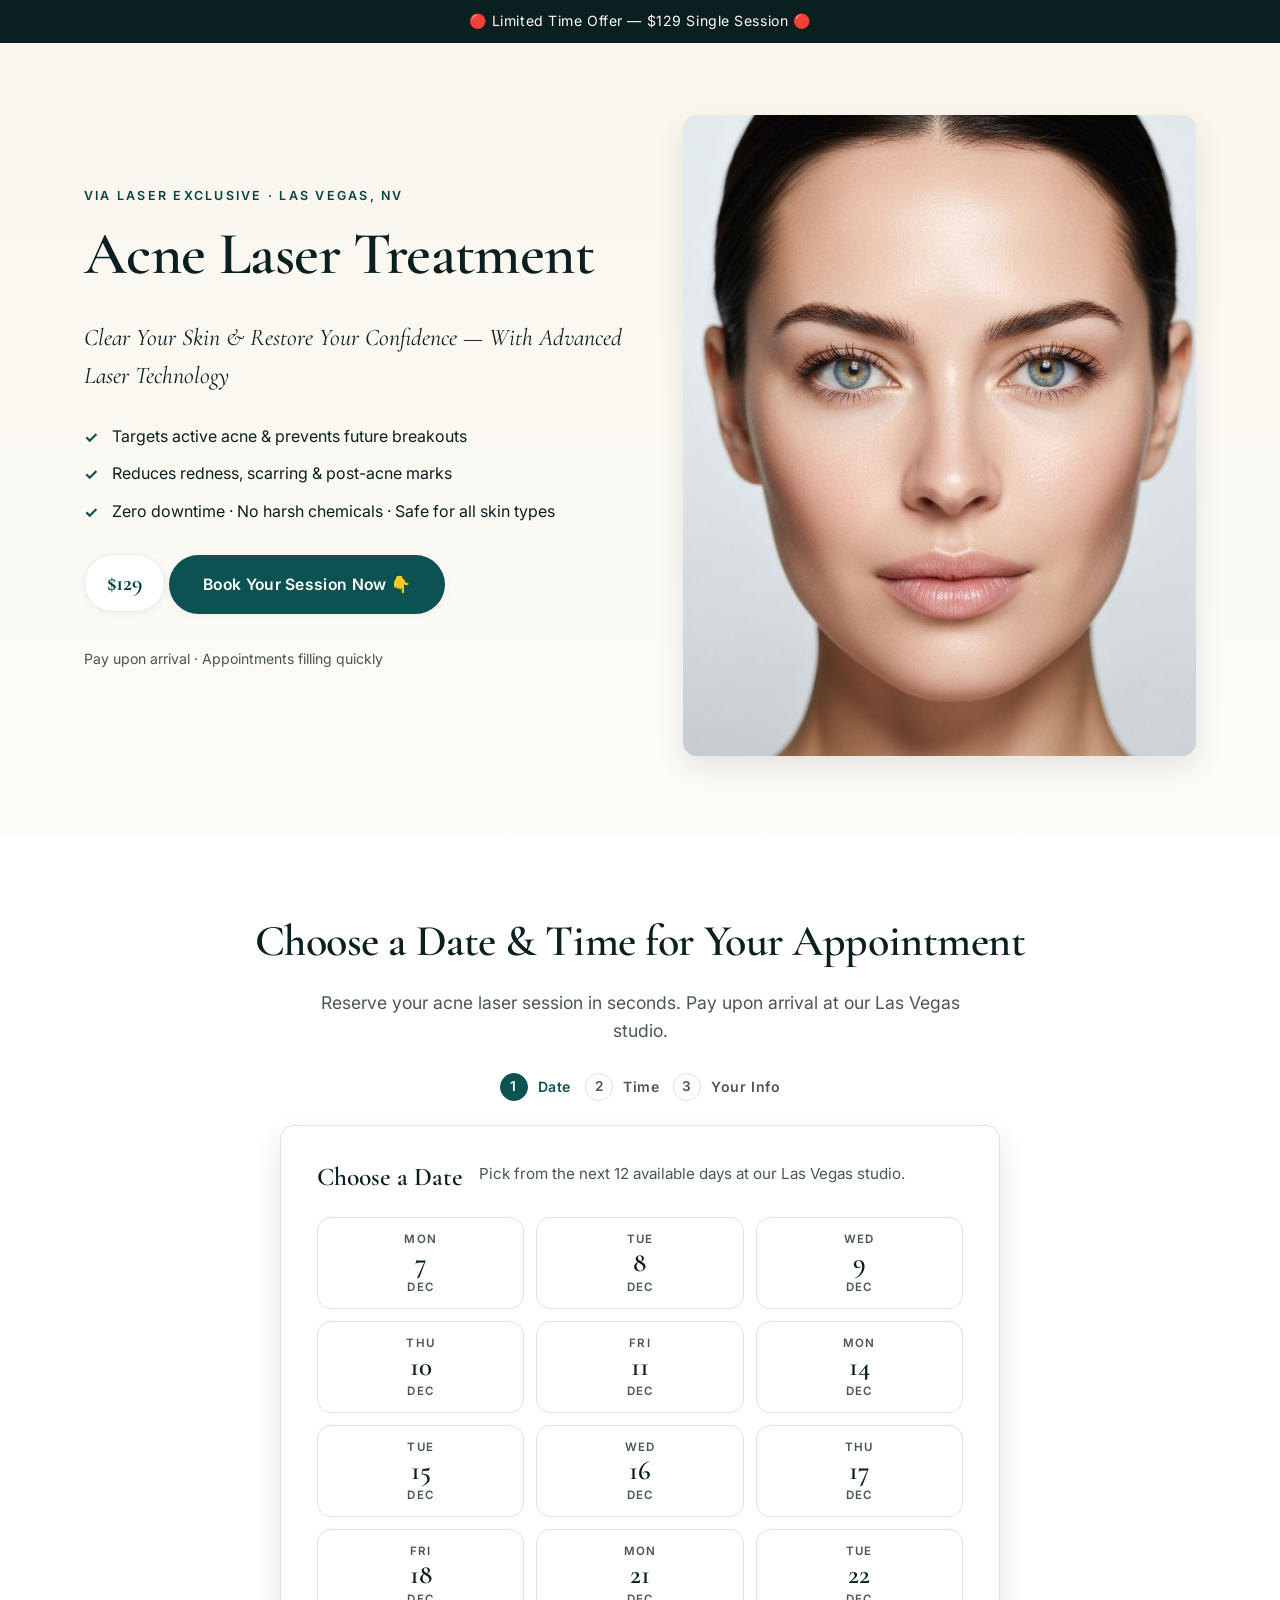
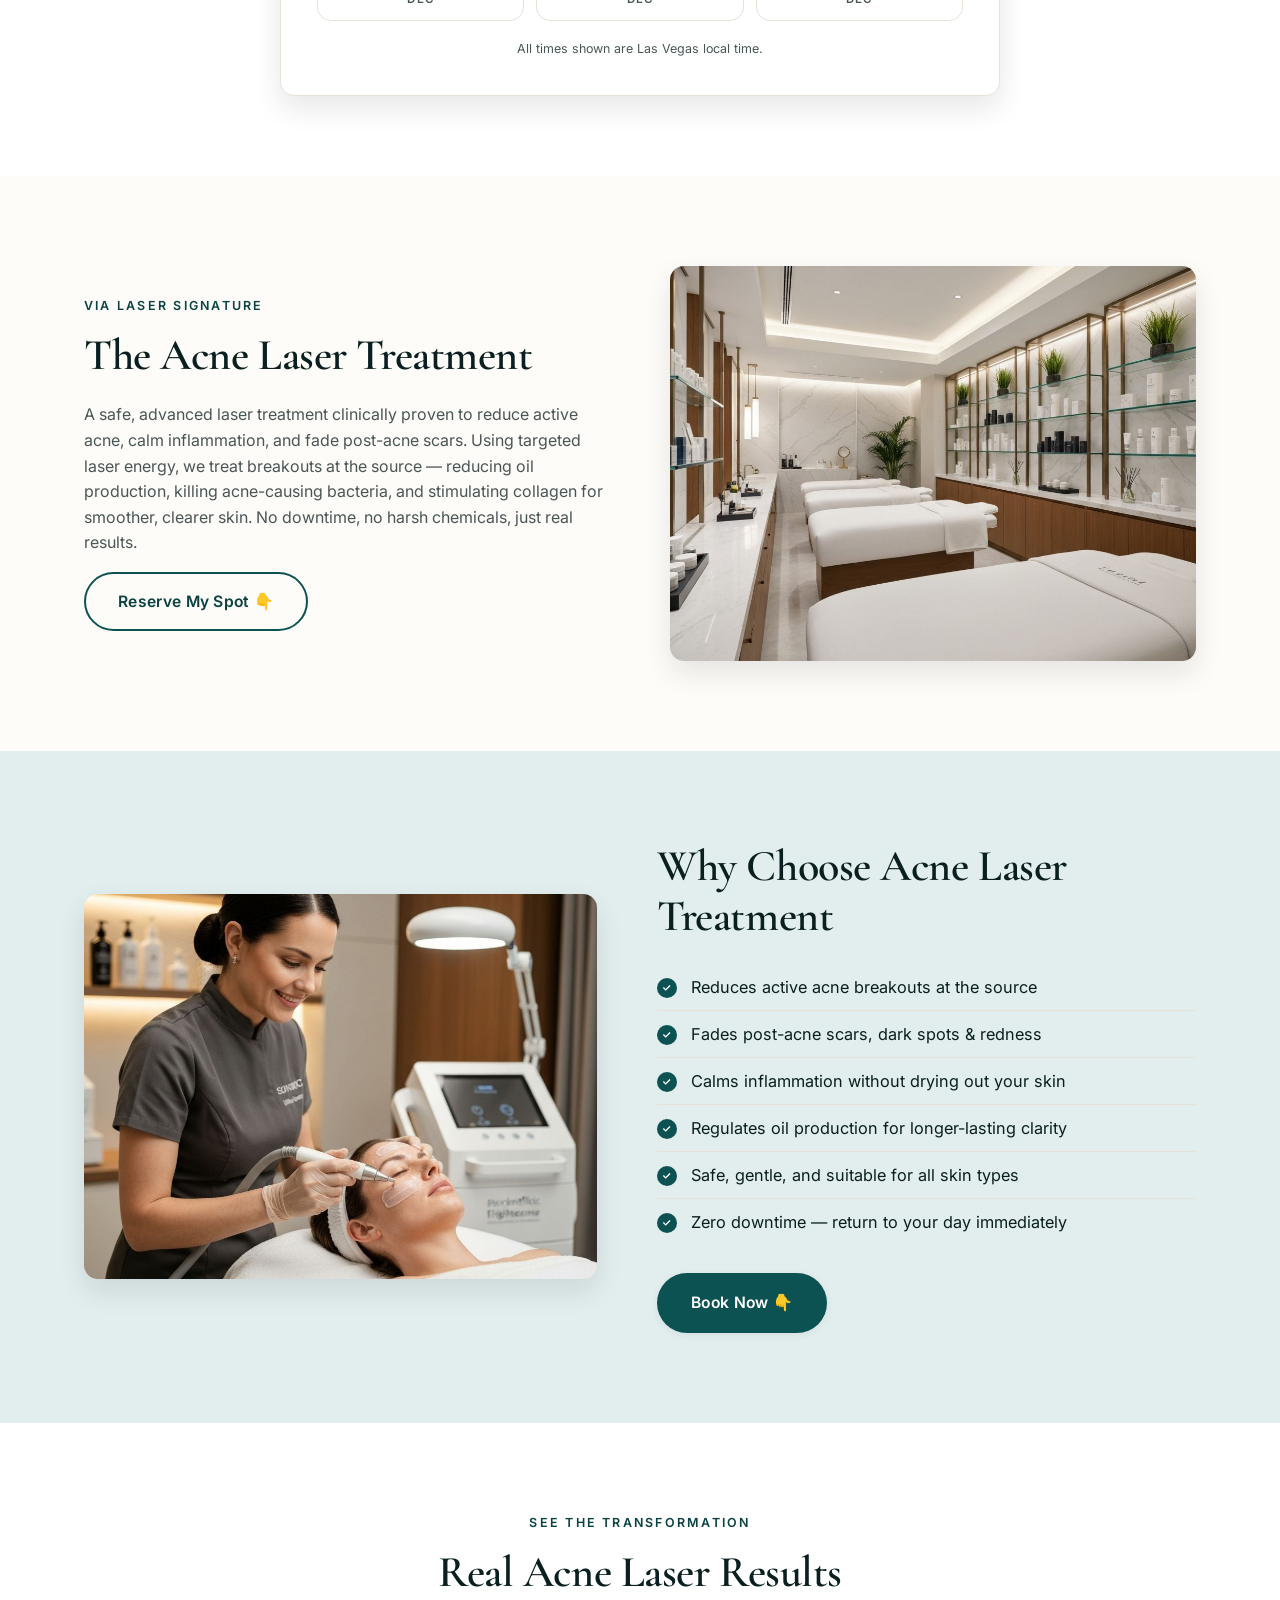
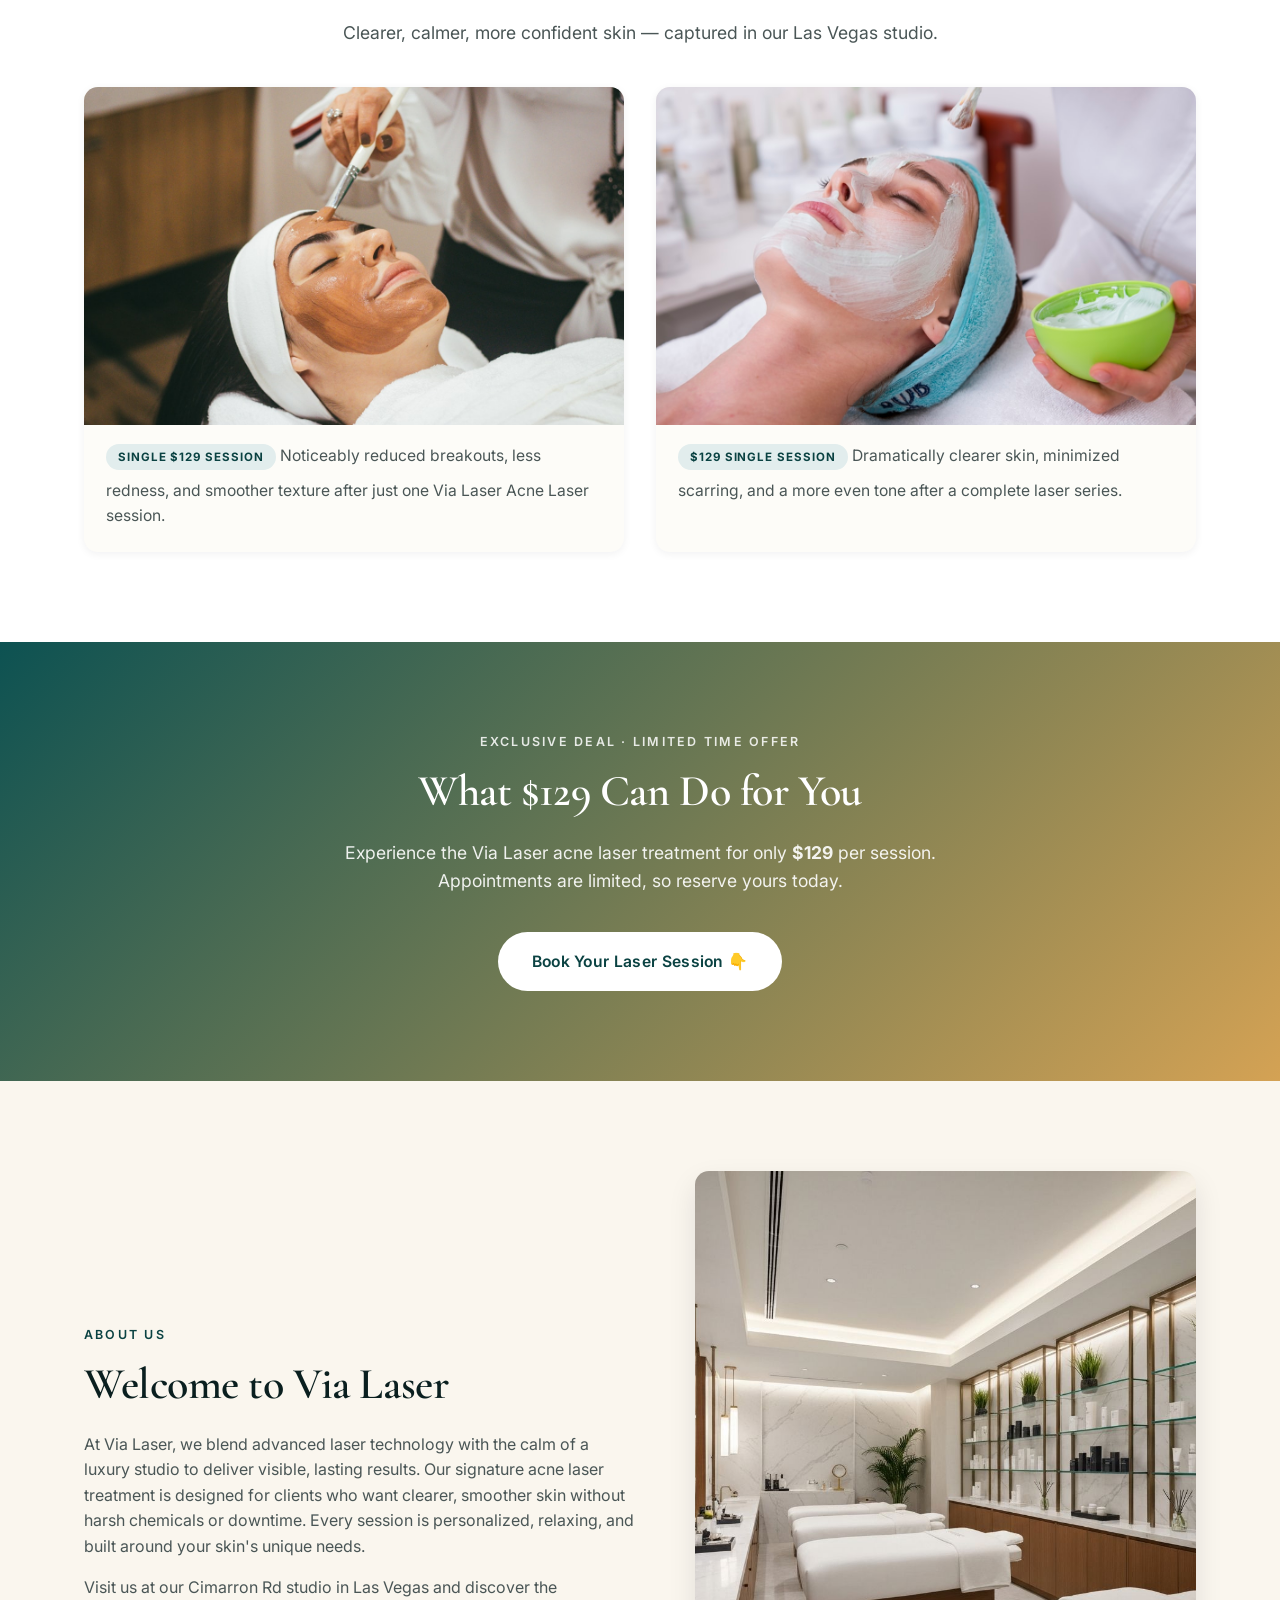
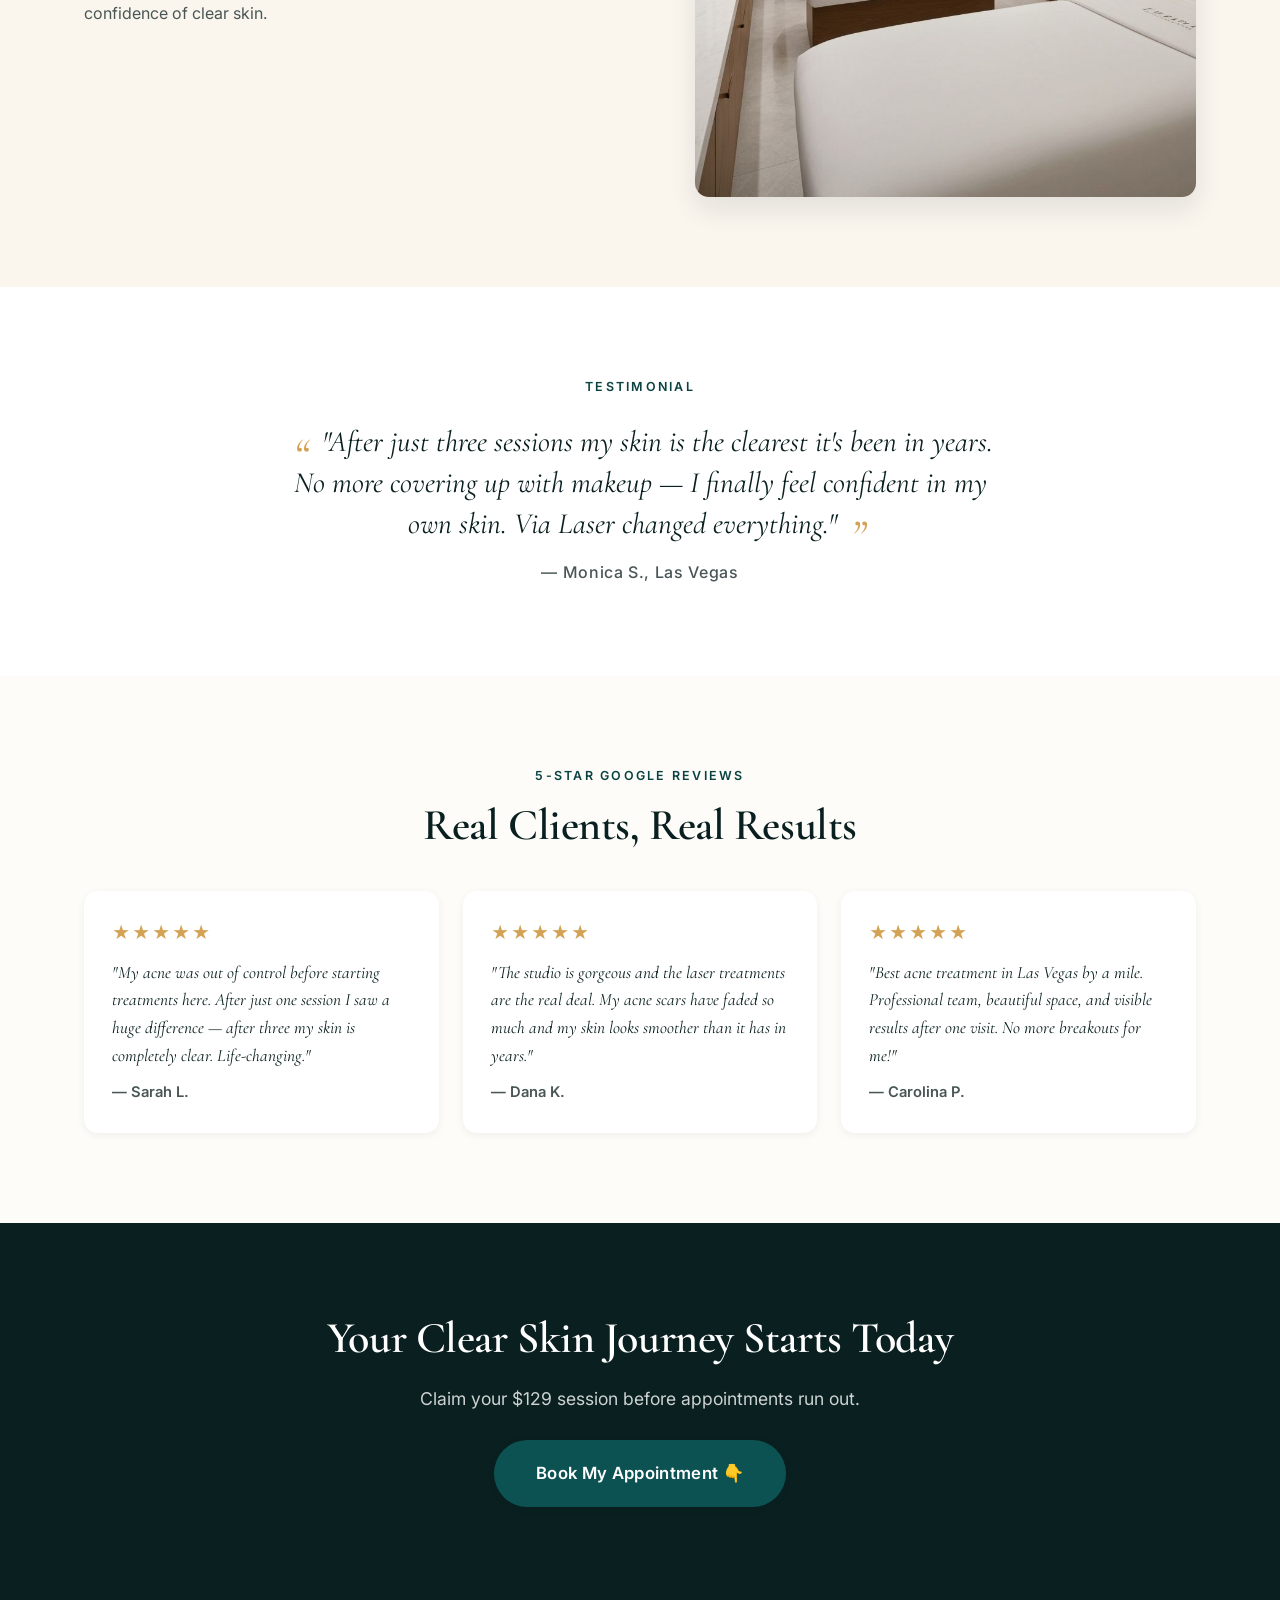
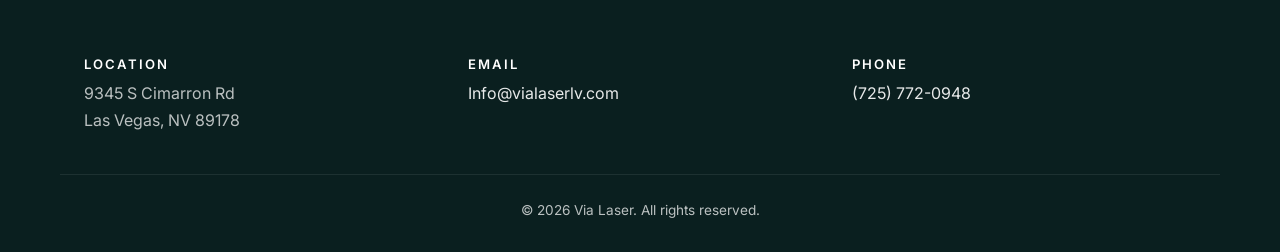
<file: index.html>
<!DOCTYPE html>
<html lang="en">
<head>
  <meta charset="UTF-8" />
  <meta name="viewport" content="width=device-width, initial-scale=1.0" />
  <title>Acne Laser Treatment in Las Vegas, NV | Via Laser</title>
  <meta name="description" content="Clear acne and smooth your skin with Via Laser's Acne Laser Treatment. $129 single session in Las Vegas, NV." />
  <link rel="icon" href="images/favicon.svg" type="image/svg+xml" />
  <link rel="preconnect" href="https://fonts.googleapis.com" />
  <link rel="preconnect" href="https://fonts.gstatic.com" crossorigin />
  <link href="https://fonts.googleapis.com/css2?family=Cormorant+Garamond:wght@400;500;600;700&family=Inter:wght@300;400;500;600;700&display=swap" rel="stylesheet" />
  <link rel="stylesheet" href="style.css" />

  <!-- Meta (Facebook) Pixel -->
  <script>
    !function(f,b,e,v,n,t,s)
    {if(f.fbq)return;n=f.fbq=function(){n.callMethod?
    n.callMethod.apply(n,arguments):n.queue.push(arguments)};
    if(!f._fbq)f._fbq=n;n.push=n;n.loaded=!0;n.version='2.0';
    n.queue=[];t=b.createElement(e);t.async=!0;
    t.src=v;s=b.getElementsByTagName(e)[0];
    s.parentNode.insertBefore(t,s)}(window, document,'script',
    'https://connect.facebook.net/en_US/fbevents.js');
    fbq('init', '1178133073434960');
    fbq('init', '1111462304327946');
    fbq('trackSingle', '1178133073434960', 'PageView');
  </script>
  <noscript><img height="1" width="1" style="display:none" src="https://www.facebook.com/tr?id=1178133073434960&ev=PageView&noscript=1"/></noscript>
  <noscript><img height="1" width="1" style="display:none" src="https://www.facebook.com/tr?id=1111462304327946&ev=PageView&noscript=1"/></noscript>

  <!-- GoHighLevel form embed script -->
  <script src="https://link.msgsndr.com/js/form_embed.js"></script>
</head>
<body>

  <!-- Top announcement bar -->
  <div class="top-bar">
    <span>🔴 Limited Time Offer — $129 Single Session 🔴</span>
  </div>

  <!-- HERO -->
  <header class="hero">
    <div class="container hero-grid">
      <div class="hero-copy">
        <p class="eyebrow">Via Laser Exclusive · Las Vegas, NV</p>
        <h1>Acne Laser Treatment</h1>
        <p class="hero-sub">Clear Your Skin & Restore Your Confidence — With Advanced Laser Technology</p>
        <ul class="hero-bullets">
          <li>Targets active acne & prevents future breakouts</li>
          <li>Reduces redness, scarring & post-acne marks</li>
          <li>Zero downtime · No harsh chemicals · Safe for all skin types</li>
        </ul>
        <div class="price-pill">
          <span class="price-amount">$129</span>
        </div>
        <a href="#book" class="btn btn-primary">Book Your Session Now 👇</a>
        <p class="hero-foot">Pay upon arrival · Appointments filling quickly</p>
      </div>
      <div class="hero-image">
        <img src="images/promo-hero.jpg" alt="Acne laser treatment at Via Laser" />
      </div>
    </div>
  </header>

  <!-- BOOKING ANCHOR -->
  <section id="book" class="booking">
    <div class="container">
      <h2 class="center">Choose a Date & Time for Your Appointment</h2>
      <p class="section-lead center">Reserve your acne laser session in seconds. Pay upon arrival at our Las Vegas studio.</p>

      <!-- Step indicator -->
      <ol class="step-indicator" aria-label="Booking steps">
        <li class="step active" data-step="1"><span>1</span> Date</li>
        <li class="step" data-step="2"><span>2</span> Time</li>
        <li class="step" data-step="3"><span>3</span> Your Info</li>
      </ol>

      <div class="booking-card">

        <!-- STEP 1: Date -->
        <div class="step-panel active" data-panel="1">
          <div class="panel-head">
            <h3 class="panel-title">Choose a Date</h3>
            <p class="panel-sub">Pick from the next 12 available days at our Las Vegas studio.</p>
          </div>
          <div class="day-row" id="dayRow" role="grid"></div>
          <p class="cal-hint">All times shown are Las Vegas local time.</p>
        </div>

        <!-- STEP 2: Time -->
        <div class="step-panel" data-panel="2">
          <div class="panel-head">
            <button type="button" class="back-btn" data-back="1">‹ Back</button>
            <div>
              <h3 class="panel-title">Choose a Time</h3>
              <p class="panel-sub" id="selectedDateLabel">Pick a date first</p>
            </div>
          </div>
          <div class="time-slots" id="timeSlots">
            <div class="slot-grid"></div>
          </div>
        </div>

        <!-- STEP 3: Form -->
        <div class="step-panel" data-panel="3">
          <div class="panel-head">
            <button type="button" class="back-btn" data-back="2">‹ Back</button>
            <div>
              <h3 class="panel-title">Your Details</h3>
              <p class="panel-sub">We'll send a confirmation by text and email.</p>
            </div>
          </div>

          <form class="contact-form" id="contactForm">
            <div class="summary">
              <p class="summary-line"><strong>Appointment:</strong> <span id="summaryDateTime"></span></p>
              <p class="summary-line"><strong>Service:</strong> Acne Laser Treatment</p>
            </div>

            <label>
              Full Name
              <input type="text" name="name" id="fName" required placeholder="Jane Doe" autocomplete="name" />
            </label>
            <label>
              Phone
              <input type="tel" name="phone" id="fPhone" required placeholder="(725) 772-0948" autocomplete="tel" />
            </label>
            <label>
              Email
              <input type="email" name="email" id="fEmail" required placeholder="you@email.com" autocomplete="email" />
            </label>

            <button type="submit" class="btn btn-primary btn-lg" id="confirmBtn">Confirm My Appointment</button>
            <p class="form-foot">Pay upon arrival · You'll receive a confirmation by text & email</p>
          </form>

          <div class="booking-error" id="bookingError" hidden>
            <p>We couldn't complete your booking just now. Please call <a href="tel:+17257720948">(725) 772-0948</a> or try again.</p>
            <p class="err-detail" style="font-size:0.78rem; opacity:0.7; margin-top:6px;"></p>
          </div>
        </div>

        <!-- STEP 4: Success -->
        <div class="step-panel" data-panel="4">
          <div class="booking-success">
            <div class="success-icon">✓</div>
            <h3>Appointment Confirmed!</h3>
            <p id="successText">Thank you. We'll see you soon at our Las Vegas studio.</p>
          </div>
        </div>

      </div>
    </div>
  </section>

  <!-- SERVICE INTRO -->
  <section class="service">
    <div class="container service-grid">
      <div>
        <p class="eyebrow">Via Laser Signature</p>
        <h2>The Acne Laser Treatment</h2>
        <p>A safe, advanced laser treatment clinically proven to reduce active acne, calm inflammation, and fade post-acne scars. Using targeted laser energy, we treat breakouts at the source — reducing oil production, killing acne-causing bacteria, and stimulating collagen for smoother, clearer skin. No downtime, no harsh chemicals, just real results.</p>
        <a href="#book" class="btn btn-outline">Reserve My Spot 👇</a>
      </div>
      <div class="service-image">
        <img src="images/spa-interior.jpg" alt="Via Laser treatment room in Las Vegas, Nevada" />
      </div>
    </div>
  </section>

  <!-- BENEFITS -->
  <section class="benefits">
    <div class="container benefits-grid">
      <div class="benefits-image">
        <img src="images/benefits-treatment.jpg" alt="Acne laser treatment in progress" />
      </div>
      <div>
        <h2>Why Choose Acne Laser Treatment</h2>
        <ul class="check-list">
          <li>Reduces active acne breakouts at the source</li>
          <li>Fades post-acne scars, dark spots & redness</li>
          <li>Calms inflammation without drying out your skin</li>
          <li>Regulates oil production for longer-lasting clarity</li>
          <li>Safe, gentle, and suitable for all skin types</li>
          <li>Zero downtime — return to your day immediately</li>
        </ul>
        <a href="#book" class="btn btn-primary">Book Now 👇</a>
      </div>
    </div>
  </section>

  <!-- RESULTS -->
  <section class="results">
    <div class="container">
      <p class="eyebrow center">See the Transformation</p>
      <h2 class="center">Real Acne Laser Results</h2>
      <p class="section-lead center">Clearer, calmer, more confident skin — captured in our Las Vegas studio.</p>
      <div class="results-grid">
        <figure class="result-card">
          <img src="images/transformation-1.jpg" alt="Clear, smooth skin after acne laser treatment" />
          <figcaption>
            <span class="result-tag">Single $129 Session</span>
            Noticeably reduced breakouts, less redness, and smoother texture after just one Via Laser Acne Laser session.
          </figcaption>
        </figure>
        <figure class="result-card">
          <img src="images/transformation-2.jpg" alt="Clear complexion after a full acne laser series" />
          <figcaption>
            <span class="result-tag">$129 Single Session</span>
            Dramatically clearer skin, minimized scarring, and a more even tone after a complete laser series.
          </figcaption>
        </figure>
      </div>
    </div>
  </section>

  <!-- PRICING CTA -->
  <section class="price-cta">
    <div class="container center">
      <p class="eyebrow light">Exclusive Deal · Limited Time Offer</p>
      <h2>What $129 Can Do for You</h2>
      <p class="section-lead light">Experience the Via Laser acne laser treatment for only <strong>$129</strong> per session. Appointments are limited, so reserve yours today.</p>
      <a href="#book" class="btn btn-light">Book Your Laser Session 👇</a>
    </div>
  </section>

  <!-- ABOUT -->
  <section class="about">
    <div class="container about-grid">
      <div>
        <p class="eyebrow">About Us</p>
        <h2>Welcome to Via Laser</h2>
        <p>At Via Laser, we blend advanced laser technology with the calm of a luxury studio to deliver visible, lasting results. Our signature acne laser treatment is designed for clients who want clearer, smoother skin without harsh chemicals or downtime. Every session is personalized, relaxing, and built around your skin's unique needs.</p>
        <p>Visit us at our Cimarron Rd studio in Las Vegas and discover the confidence of clear skin.</p>
      </div>
      <div class="about-image">
        <img src="images/spa-interior.jpg" alt="Via Laser treatment studio in Las Vegas" />
      </div>
    </div>
  </section>

  <!-- TESTIMONIAL -->
  <section class="testimonial">
    <div class="container center">
      <p class="eyebrow">Testimonial</p>
      <blockquote>
        "After just three sessions my skin is the clearest it's been in years. No more covering up with makeup — I finally feel confident in my own skin. Via Laser changed everything."
      </blockquote>
      <cite>— Monica S., Las Vegas</cite>
    </div>
  </section>

  <!-- REVIEWS -->
  <section class="reviews">
    <div class="container">
      <p class="eyebrow center">5-Star Google Reviews</p>
      <h2 class="center">Real Clients, Real Results</h2>
      <div class="reviews-grid">
        <article class="review-card">
          <div class="stars">★★★★★</div>
          <p>"My acne was out of control before starting treatments here. After just one session I saw a huge difference — after three my skin is completely clear. Life-changing."</p>
          <span class="reviewer">— Sarah L.</span>
        </article>
        <article class="review-card">
          <div class="stars">★★★★★</div>
          <p>"The studio is gorgeous and the laser treatments are the real deal. My acne scars have faded so much and my skin looks smoother than it has in years."</p>
          <span class="reviewer">— Dana K.</span>
        </article>
        <article class="review-card">
          <div class="stars">★★★★★</div>
          <p>"Best acne treatment in Las Vegas by a mile. Professional team, beautiful space, and visible results after one visit. No more breakouts for me!"</p>
          <span class="reviewer">— Carolina P.</span>
        </article>
      </div>
    </div>
  </section>

  <!-- FINAL CTA -->
  <section class="final-cta">
    <div class="container center">
      <h2>Your Clear Skin Journey Starts Today</h2>
      <p class="section-lead">Claim your $129 session before appointments run out.</p>
      <a href="#book" class="btn btn-primary btn-lg">Book My Appointment 👇</a>
    </div>
  </section>

  <!-- FOOTER -->
  <footer class="footer">
    <div class="container footer-grid">
      <div>
        <h3>Location</h3>
        <p>9345 S Cimarron Rd<br />Las Vegas, NV 89178</p>
      </div>
      <div>
        <h3>Email</h3>
        <p><a href="mailto:Info@vialaserlv.com">Info@vialaserlv.com</a></p>
      </div>
      <div>
        <h3>Phone</h3>
        <p><a href="tel:+17257720948">(725) 772-0948</a></p>
      </div>
    </div>
    <div class="container copyright">
      <p>&copy; <span id="year"></span> Via Laser. All rights reserved.</p>
    </div>
  </footer>

  <script>
    document.getElementById('year').textContent = new Date().getFullYear();

    // Track Lead when any "Book" CTA is clicked (top-of-funnel signal)
    document.querySelectorAll('a[href="#book"]').forEach(function (a) {
      a.addEventListener('click', function () { if (window.fbq) fbq('trackSingle', '1178133073434960', 'InitiateCheckout'); });
    });
  </script>

  <!--
    SECURITY NOTE: API key below is exposed to anyone viewing source.
    For production, proxy these calls through a server (Cloudflare Worker / Vercel function)
    so the PIT stays private. Anyone with this token can act on your GHL location.
  -->
  <script>
    const GHL = {
      locationId: 'Vyf83R6wePOPyk0gF6Hq',
      calendarId: 'DxykVN6WeeXjpb3pZG8C',
      userId:     '2tQreqXcDpaAiSBqlK7T',
      apiKey:     'pit-4c4be7ba-5e34-4213-9dcb-135d6df302c4',
      apiBase:    'https://services.leadconnectorhq.com',
      version:    '2021-07-28',
    };

    /* ---------------- Calendar ---------------- */
    const WEEKDAYS_SHORT = ['Sun','Mon','Tue','Wed','Thu','Fri','Sat'];
    const MONTHS_SHORT = ['Jan','Feb','Mar','Apr','May','Jun','Jul','Aug','Sep','Oct','Nov','Dec'];
    const SLOT_DURATION_MIN = 60;          // 1-hour appointments
    const CLOSED_WEEKDAYS = [0, 6];        // 0 = Sunday, 6 = Saturday — closed weekends
    const TIMEZONE = 'America/Los_Angeles';   // Las Vegas, NV
    const SLOT_GROUPS = [
      { label: 'Morning',   hours: [9, 10] },
      { label: 'Afternoon', hours: [12, 13, 14, 15, 16] },
    ];
    const DAYS_TO_SHOW = 12;    // 4 rows × 3 per row

    let windowStart = null;                // first available date in current view
    let selectedDate = null;               // Date object
    let selectedTime = null;               // string e.g. "10:00 AM"

    const today = new Date();
    today.setHours(0,0,0,0);

    const dayRow      = document.getElementById('dayRow');
    const dateLabel   = document.getElementById('selectedDateLabel');
    const slotsPanel  = document.getElementById('timeSlots');
    const slotGrid    = slotsPanel ? slotsPanel.querySelector('.slot-grid') : null;
    const contactForm = document.getElementById('contactForm');
    const summaryDT   = document.getElementById('summaryDateTime');
    const errorBox    = document.getElementById('bookingError');
    const successText = document.getElementById('successText');
    const confirmBtn  = document.getElementById('confirmBtn');
    const panels      = document.querySelectorAll('.step-panel');

    function showPanel(n) {
      panels.forEach(p => p.classList.toggle('active', parseInt(p.dataset.panel,10) === n));
      setStep(n);
      const card = document.querySelector('.booking-card');
      if (card) card.scrollIntoView({ behavior: 'smooth', block: 'nearest' });
    }
    document.querySelectorAll('.back-btn').forEach(b => {
      b.addEventListener('click', () => showPanel(parseInt(b.dataset.back, 10)));
    });

    function nextOpenDate(from) {
      const d = new Date(from);
      while (CLOSED_WEEKDAYS.includes(d.getDay())) d.setDate(d.getDate() + 1);
      return d;
    }

    function buildDayWindow(start) {
      const days = [];
      const d = new Date(start);
      while (days.length < DAYS_TO_SHOW) {
        if (!CLOSED_WEEKDAYS.includes(d.getDay())) days.push(new Date(d));
        d.setDate(d.getDate() + 1);
      }
      return days;
    }

    windowStart = nextOpenDate(today);

    function renderCalendar() {
      const days = buildDayWindow(windowStart);
      dayRow.innerHTML = '';
      days.forEach(dateObj => {
        const cell = document.createElement('button');
        cell.type = 'button';
        cell.className = 'day-pill';
        const isToday = dateObj.getTime() === today.getTime();
        const isSelected = selectedDate && dateObj.getTime() === selectedDate.getTime();
        if (isToday) cell.classList.add('today');
        if (isSelected) cell.classList.add('selected');
        cell.innerHTML = `
          <span class="dp-dow">${WEEKDAYS_SHORT[dateObj.getDay()]}</span>
          <span class="dp-num">${dateObj.getDate()}</span>
          <span class="dp-mon">${MONTHS_SHORT[dateObj.getMonth()]}</span>
        `;
        cell.addEventListener('click', () => selectDate(dateObj));
        dayRow.appendChild(cell);
      });

    }

    function fmtSlotTime(iso) {
      return new Date(iso).toLocaleTimeString('en-US', {
        hour: 'numeric', minute: '2-digit', hour12: true, timeZone: TIMEZONE
      });
    }

    // Build an ISO string for `hour:00` on the selected date in the given timezone.
    function isoInTz(date, hour, tz) {
      const guess = new Date(Date.UTC(
        date.getFullYear(), date.getMonth(), date.getDate(), hour, 0, 0
      ));
      const dtf = new Intl.DateTimeFormat('en-US', {
        timeZone: tz, hour12: false,
        year: 'numeric', month: '2-digit', day: '2-digit',
        hour: '2-digit', minute: '2-digit', second: '2-digit'
      });
      const parts = dtf.formatToParts(guess).reduce((a, p) => {
        if (p.type !== 'literal') a[p.type] = p.value; return a;
      }, {});
      // Some locales return hour=24 for midnight; normalize.
      let h = parseInt(parts.hour, 10);
      if (h === 24) h = 0;
      const asUTC = Date.UTC(parts.year, parts.month - 1, parts.day, h, parts.minute, parts.second);
      const offsetMs = asUTC - guess.getTime();
      return new Date(guess.getTime() - offsetMs).toISOString();
    }

    function renderTimeSlots() {
      if (!selectedDate || !slotGrid) return;

      const isToday = selectedDate.getTime() === today.getTime();
      const cutoff  = Date.now() + 60 * 60 * 1000;  // 1h lead time

      slotGrid.innerHTML = '';
      let visible = 0;

      SLOT_GROUPS.forEach(group => {
        const items = group.hours
          .map(h => ({ hour: h, iso: isoInTz(selectedDate, h, TIMEZONE) }))
          .filter(it => !isToday || new Date(it.iso).getTime() > cutoff);
        if (!items.length) return;

        const heading = document.createElement('p');
        heading.className = 'slot-group-label';
        heading.textContent = group.label;
        slotGrid.appendChild(heading);

        const row = document.createElement('div');
        row.className = 'slot-row';
        items.forEach(it => {
          const btn = document.createElement('button');
          btn.type = 'button';
          btn.className = 'slot';
          btn.dataset.iso = it.iso;
          btn.textContent = fmtSlotTime(it.iso);
          btn.addEventListener('click', () => selectTime(it.iso, btn));
          row.appendChild(btn);
          visible++;
        });
        slotGrid.appendChild(row);
      });

      if (visible === 0) {
        slotGrid.innerHTML = '<p class="no-slots">No more openings today — please choose another day.</p>';
      }
    }

    function selectDate(d) {
      selectedDate = d;
      selectedTime = null;
      renderCalendar();

      const opts = { weekday: 'long', month: 'long', day: 'numeric', year: 'numeric' };
      dateLabel.textContent = d.toLocaleDateString(undefined, opts);

      errorBox.hidden = true;
      renderTimeSlots();
      showPanel(2);
    }

    function selectTime(slotIso, btn) {
      selectedTime = slotIso;
      document.querySelectorAll('.slot').forEach(b => b.classList.remove('selected'));
      btn.classList.add('selected');

      const opts = { weekday: 'long', month: 'long', day: 'numeric' };
      summaryDT.textContent = `${selectedDate.toLocaleDateString(undefined, opts)} at ${fmtSlotTime(slotIso)}`;

      showPanel(3);
    }

    function setStep(n) {
      document.querySelectorAll('.step').forEach(s => {
        const sn = parseInt(s.dataset.step, 10);
        s.classList.toggle('active', sn === n);
        s.classList.toggle('done', sn < n);
      });
    }

    renderCalendar();

    // Auto-refresh time slots every minute so today's list stays current
    setInterval(() => {
      if (selectedDate && selectedDate.getTime() === today.getTime() && !selectedTime) {
        renderTimeSlots();
      }
    }, 60 * 1000);

    /* ---------------- GHL submission ---------------- */
    async function ghlFetch(path, body) {
      const res = await fetch(GHL.apiBase + path, {
        method: 'POST',
        headers: {
          'Authorization': 'Bearer ' + GHL.apiKey,
          'Version': GHL.version,
          'Content-Type': 'application/json',
          'Accept': 'application/json',
        },
        body: JSON.stringify(body),
      });
      const data = await res.json().catch(() => ({}));
      if (!res.ok) throw new Error(data.message || ('HTTP ' + res.status));
      return data;
    }

    contactForm.addEventListener('submit', async (e) => {
      e.preventDefault();
      if (!selectedDate || !selectedTime) return;

      confirmBtn.disabled = true;
      confirmBtn.textContent = 'Booking…';
      errorBox.hidden = true;

      const fullName = document.getElementById('fName').value.trim();
      const [firstName, ...rest] = fullName.split(' ');
      const lastName = rest.join(' ') || '-';
      const email    = document.getElementById('fEmail').value.trim();
      const phone    = document.getElementById('fPhone').value.trim();

      // selectedTime now holds the exact ISO slot returned by GHL's /free-slots
      const startISO = selectedTime;
      const endISO   = new Date(new Date(startISO).getTime() + SLOT_DURATION_MIN * 60000).toISOString();

      try {
        // 1) Upsert contact
        const contactRes = await ghlFetch('/contacts/upsert', {
          locationId: GHL.locationId,
          firstName, lastName, email, phone,
          source: 'Acne Laser Treatment LP',
          tags: ['Acne Laser'],
        });
        const contactId = contactRes.contact?.id || contactRes.id;

        // 2) Book appointment on calendar
        await ghlFetch('/calendars/events/appointments', {
          calendarId: GHL.calendarId,
          locationId: GHL.locationId,
          contactId,
          assignedUserId: GHL.userId,
          startTime: startISO,
          endTime:   endISO,
          title:     `${fullName} — Acne Laser Treatment`,
        });

        var eventId = 'sch_' + Date.now() + '_' + Math.random().toString(36).slice(2, 10);
        if (window.fbq) {
          fbq('trackSingle', '1178133073434960', 'Lead');
          fbq('trackSingle', '1111462304327946', 'Schedule', {}, { eventID: eventId });
          fbq('trackSingle', '1111462304327946', 'CompleteRegistration', {}, { eventID: eventId });
        }
        fetch('/api/capi', {
          method: 'POST',
          headers: { 'Content-Type': 'application/json' },
          body: JSON.stringify({
            eventId: eventId,
            email: email,
            phone: phone,
            eventSourceUrl: window.location.href,
            fbp: (document.cookie.match(/_fbp=([^;]+)/) || [])[1],
            fbc: (document.cookie.match(/_fbc=([^;]+)/) || [])[1],
          }),
        }).catch(function () {});
        successText.textContent =
          `You're booked for ${summaryDT.textContent}. A confirmation has been sent to ${email}.`;
        showPanel(4);
      } catch (err) {
        console.error('GHL booking error:', err);
        const detail = errorBox.querySelector('.err-detail');
        if (detail) detail.textContent = (err && err.message) ? err.message : '';
        errorBox.hidden = false;
        confirmBtn.disabled = false;
        confirmBtn.textContent = 'Confirm My Appointment';
      }
    });
  </script>
</body>
</html>
</file>
<file: style.css>
/* ============================================
   Anavaya — Non-Surgical Face & Neck Lift
   ============================================ */

:root {
  --teal: #0d5252;          /* deep teal primary */
  --teal-dark: #0a4242;     /* darker teal */
  --teal-light: #e2eded;    /* soft teal tint */
  --cream: #fdfcf8;         /* warm ivory */
  --sand: #faf6ee;          /* cream alt */
  --ink: #0a1f1f;           /* near-black teal */
  --ink-soft: #4a5656;      /* slate body */
  --gold: #d4a254;          /* champagne gold accent */
  --gold-dark: #a87a30;     /* darker gold */
  --border: #e8e1d5;        /* warm border */
  --white: #ffffff;
  --shadow-sm: 0 2px 8px rgba(15, 23, 42, 0.06);
  --shadow-md: 0 12px 28px rgba(15, 23, 42, 0.10);
  --radius: 14px;
  --serif: 'Cormorant Garamond', Georgia, serif;
  --sans: 'Inter', -apple-system, 'Segoe UI', sans-serif;
}

* { box-sizing: border-box; }

html { scroll-behavior: smooth; }

body {
  margin: 0;
  font-family: var(--sans);
  color: var(--ink);
  background: var(--cream);
  line-height: 1.6;
  font-size: 16px;
  -webkit-font-smoothing: antialiased;
}

img { max-width: 100%; height: auto; display: block; }

h1, h2, h3 {
  font-family: var(--serif);
  font-weight: 600;
  color: var(--ink);
  line-height: 1.15;
  margin: 0 0 0.5em;
  letter-spacing: -0.01em;
}

h1 { font-size: clamp(2.25rem, 5vw, 3.75rem); }
h2 { font-size: clamp(1.75rem, 3.5vw, 2.75rem); }
h3 { font-size: 1.15rem; font-family: var(--sans); font-weight: 600; text-transform: uppercase; letter-spacing: 0.08em; }

p { margin: 0 0 1em; color: var(--ink-soft); }

a { color: var(--teal-dark); text-decoration: none; }
a:hover { color: var(--teal); }

.container {
  max-width: 1160px;
  margin: 0 auto;
  padding: 0 24px;
}

.center { text-align: center; }

.eyebrow {
  font-family: var(--sans);
  text-transform: uppercase;
  letter-spacing: 0.18em;
  font-size: 0.78rem;
  font-weight: 600;
  color: var(--teal-dark);
  margin-bottom: 14px;
}
.eyebrow.center { display: block; }
.eyebrow.light { color: rgba(255,255,255,0.85); }

.section-lead {
  font-size: 1.1rem;
  max-width: 640px;
  margin: 0 auto 1.5em;
}
.section-lead.light { color: rgba(255,255,255,0.9); }

/* ---------- Buttons ---------- */
.btn {
  display: inline-block;
  padding: 15px 32px;
  border-radius: 999px;
  font-weight: 600;
  font-size: 0.98rem;
  letter-spacing: 0.02em;
  border: 2px solid transparent;
  cursor: pointer;
  transition: transform 0.15s ease, box-shadow 0.2s ease, background 0.2s ease;
  text-align: center;
}
.btn-lg { padding: 18px 40px; font-size: 1.05rem; }

.btn-primary {
  background: var(--teal);
  color: #fff;
  box-shadow: var(--shadow-sm);
}
.btn-primary:hover {
  background: var(--teal-dark);
  color: #fff;
  transform: translateY(-2px);
  box-shadow: var(--shadow-md);
}

.btn-outline {
  background: transparent;
  color: var(--teal-dark);
  border-color: var(--teal);
}
.btn-outline:hover {
  background: var(--teal);
  color: #fff;
}

.btn-light {
  background: #fff;
  color: var(--teal-dark);
}
.btn-light:hover { background: var(--cream); color: var(--teal-dark); }

/* ---------- Top bar ---------- */
.top-bar {
  background: var(--ink);
  color: var(--cream);
  text-align: center;
  padding: 10px 16px;
  font-size: 0.88rem;
  letter-spacing: 0.04em;
}

/* ---------- Hero ---------- */
.hero {
  background: linear-gradient(180deg, var(--sand) 0%, var(--cream) 100%);
  padding: 72px 0 80px;
}
.hero-grid {
  display: grid;
  grid-template-columns: 1.05fr 1fr;
  gap: 60px;
  align-items: center;
}
.hero-copy h1 { margin-top: 8px; }
.hero-sub {
  font-family: var(--serif);
  font-size: clamp(1.2rem, 2vw, 1.5rem);
  color: var(--ink);
  font-style: italic;
  margin-bottom: 22px;
}
.hero-bullets {
  list-style: none;
  padding: 0;
  margin: 0 0 24px;
}
.hero-bullets li {
  padding: 6px 0 6px 28px;
  position: relative;
  color: var(--ink);
}
.hero-bullets li::before {
  content: "✓";
  position: absolute;
  left: 0;
  top: 7px;
  color: var(--teal);
  font-weight: 700;
}
.price-pill {
  display: inline-flex;
  align-items: center;
  gap: 12px;
  background: #fff;
  border: 1px solid var(--teal-light);
  border-radius: 999px;
  padding: 10px 22px;
  margin-bottom: 22px;
  box-shadow: var(--shadow-sm);
}
.price-amount {
  font-family: var(--serif);
  font-size: 1.4rem;
  font-weight: 700;
  color: var(--teal-dark);
}
.price-divider { color: var(--ink-soft); font-size: 0.9rem; }

.hero-foot { font-size: 0.88rem; margin-top: 14px; }

.hero-image img {
  border-radius: var(--radius);
  box-shadow: var(--shadow-md);
  aspect-ratio: 4/5;
  object-fit: cover;
}

/* ---------- Booking form ---------- */
.booking {
  padding: 80px 0;
  background: #fff;
}
.booking h2 { text-align: center; }
.booking .section-lead { text-align: center; }

.booking-form {
  max-width: 720px;
  margin: 32px auto 0;
  background: var(--cream);
  padding: 36px;
  border-radius: var(--radius);
  box-shadow: var(--shadow-sm);
}
/* ---------- Step indicator ---------- */
.step-indicator {
  display: flex;
  justify-content: center;
  gap: 14px;
  list-style: none;
  padding: 0;
  margin: 28px auto 24px;
  flex-wrap: wrap;
}
.step {
  display: flex;
  align-items: center;
  gap: 10px;
  font-size: 0.88rem;
  font-weight: 600;
  color: var(--ink-soft);
  letter-spacing: 0.04em;
}
.step span {
  width: 28px; height: 28px;
  border-radius: 50%;
  display: inline-flex;
  align-items: center;
  justify-content: center;
  background: #fff;
  border: 1.5px solid var(--border);
  color: var(--ink-soft);
  font-size: 0.85rem;
}
.step.active { color: var(--teal); }
.step.active span { background: var(--teal); color: #fff; border-color: var(--teal); }
.step.done span { background: var(--gold); color: #fff; border-color: var(--gold); }
.step.done span::after { content: ""; }

/* ---------- Booking card (wizard) ---------- */
.booking-card {
  max-width: 720px;
  margin: 0 auto;
  background: #fff;
  border: 1px solid var(--border);
  border-radius: var(--radius);
  box-shadow: var(--shadow-md);
  overflow: hidden;
}
.step-panel {
  display: none;
  padding: 36px;
}
.step-panel.active {
  display: block;
  animation: panel-fade 0.25s ease;
}
@keyframes panel-fade {
  from { opacity: 0; transform: translateY(6px); }
  to   { opacity: 1; transform: none; }
}
.panel-head {
  display: flex;
  align-items: flex-start;
  gap: 16px;
  margin-bottom: 22px;
}
.panel-title {
  font-family: var(--serif);
  font-size: 1.6rem;
  font-weight: 600;
  text-transform: none;
  letter-spacing: 0;
  color: var(--ink);
  margin: 0 0 4px;
}
.panel-sub {
  margin: 0;
  color: var(--ink-soft);
  font-size: 0.95rem;
}
.back-btn {
  background: transparent;
  border: 1px solid var(--border);
  color: var(--teal-dark);
  font-family: var(--sans);
  font-size: 0.85rem;
  font-weight: 600;
  padding: 6px 12px;
  border-radius: 999px;
  cursor: pointer;
  transition: all 0.15s ease;
  flex-shrink: 0;
}
.back-btn:hover {
  background: var(--teal);
  color: #fff;
  border-color: var(--teal);
}

/* ---------- Calendar ---------- */

.day-row {
  display: grid;
  grid-template-columns: repeat(3, 1fr);
  grid-auto-rows: 1fr;
  gap: 12px;
}
.day-pill {
  display: flex;
  flex-direction: column;
  align-items: center;
  justify-content: center;
  gap: 2px;
  padding: 14px 6px;
  background: #fff;
  border: 1.5px solid var(--border);
  border-radius: 14px;
  cursor: pointer;
  transition: all 0.15s ease;
  font-family: var(--sans);
  color: var(--ink);
  min-height: 92px;
}
.day-pill:hover {
  border-color: var(--teal);
  background: var(--teal-light);
  color: var(--teal-dark);
  transform: translateY(-2px);
  box-shadow: var(--shadow-sm);
}
.day-pill .dp-dow {
  font-size: 0.72rem;
  font-weight: 600;
  letter-spacing: 0.1em;
  text-transform: uppercase;
  color: var(--ink-soft);
}
.day-pill .dp-num {
  font-family: var(--serif);
  font-size: 1.7rem;
  font-weight: 600;
  line-height: 1.1;
}
.day-pill .dp-mon {
  font-size: 0.72rem;
  font-weight: 600;
  letter-spacing: 0.1em;
  text-transform: uppercase;
  color: var(--ink-soft);
}
.day-pill.today {
  box-shadow: inset 0 0 0 2px var(--gold);
}
.day-pill.selected,
.day-pill.selected:hover {
  background: var(--teal);
  border-color: var(--teal);
  color: #fff;
  box-shadow: 0 6px 18px rgba(13, 82, 82, 0.28);
  transform: translateY(-2px);
}
.day-pill.selected .dp-dow,
.day-pill.selected .dp-mon { color: rgba(255,255,255,0.85); }

.cal-hint {
  font-size: 0.78rem;
  color: var(--ink-soft);
  margin: 18px 0 0;
  text-align: center;
}

/* ---------- Slots ---------- */
.slot-grid {
  display: flex;
  flex-direction: column;
  gap: 14px;
  margin-bottom: 24px;
}
.slot-group-label {
  display: flex;
  align-items: center;
  gap: 10px;
  font-size: 0.78rem;
  font-weight: 700;
  letter-spacing: 0.12em;
  text-transform: uppercase;
  color: var(--teal-dark);
  margin: 4px 0 4px;
}
.slot-group-label::before,
.slot-group-label::after {
  content: "";
  flex: 1;
  height: 1px;
  background: var(--border);
}
.slot-row {
  display: grid;
  grid-template-columns: repeat(3, 1fr);
  gap: 10px;
}
.slot {
  padding: 12px 14px;
  border-radius: 999px;
  background: #fff;
  border: 1.5px solid var(--border);
  color: var(--ink);
  font-family: var(--sans);
  font-size: 0.95rem;
  font-weight: 600;
  cursor: pointer;
  transition: all 0.15s ease;
}
.slot:hover {
  border-color: var(--teal);
  color: var(--teal-dark);
  background: var(--teal-light);
}
.slot.selected {
  background: var(--teal);
  border-color: var(--teal);
  color: #fff;
  box-shadow: 0 4px 12px rgba(13, 82, 82, 0.25);
}

/* ---------- Contact form (inside booking card) ---------- */
.contact-form {
  display: flex;
  flex-direction: column;
  gap: 14px;
}
.contact-form label {
  display: flex;
  flex-direction: column;
  gap: 6px;
  font-size: 0.82rem;
  font-weight: 600;
  color: var(--ink);
}
.contact-form input,
.contact-form select,
.contact-form textarea {
  padding: 12px 14px;
  border-radius: 10px;
  border: 1px solid var(--border);
  background: #fff;
  font-family: var(--sans);
  font-size: 1rem;
  color: var(--ink);
}
.contact-form input:focus,
.contact-form select:focus,
.contact-form textarea:focus {
  outline: none;
  border-color: var(--teal);
  box-shadow: 0 0 0 3px var(--teal-light);
}
.summary {
  background: var(--sand);
  border-radius: 10px;
  padding: 14px 16px;
  margin-bottom: 4px;
  border-left: 3px solid var(--gold);
}
.summary-line {
  margin: 2px 0;
  font-size: 0.92rem;
  color: var(--ink);
}
.form-foot {
  font-size: 0.82rem;
  text-align: center;
  color: var(--ink-soft);
  margin-top: 6px;
}

.booking-success {
  text-align: center;
  padding: 30px 12px;
}
.success-icon {
  width: 64px; height: 64px;
  border-radius: 50%;
  background: var(--teal);
  color: #fff;
  font-size: 2rem;
  display: inline-flex;
  align-items: center;
  justify-content: center;
  margin-bottom: 16px;
}
.booking-success h3 {
  font-family: var(--serif);
  font-size: 1.6rem;
  text-transform: none;
  letter-spacing: 0;
  color: var(--ink);
  margin-bottom: 8px;
}
.booking-error {
  background: #fff3f0;
  border: 1px solid #f0c4b8;
  color: #8a3a22;
  padding: 14px 16px;
  border-radius: 10px;
  margin-top: 14px;
  font-size: 0.92rem;
}
.booking-error a { color: #8a3a22; text-decoration: underline; }

.no-slots {
  grid-column: 1 / -1;
  text-align: center;
  color: var(--ink-soft);
  font-size: 0.92rem;
  padding: 14px 0;
  margin: 0;
}

@media (max-width: 880px) {
  .step-panel { padding: 24px; }
  .slot-row { grid-template-columns: repeat(3, 1fr); }
  .step-indicator { gap: 8px; }
  .step { font-size: 0.78rem; }
  .day-pill { min-height: 84px; }
  .day-pill .dp-num { font-size: 1.5rem; }
}
@media (max-width: 480px) {
  .day-row { grid-template-columns: repeat(2, 1fr); gap: 8px; }
  .slot-row { grid-template-columns: repeat(2, 1fr); }
}
.field-row {
  display: grid;
  grid-template-columns: 1fr 1fr;
  gap: 16px;
  margin-bottom: 16px;
}
.booking-form label {
  display: flex;
  flex-direction: column;
  font-size: 0.85rem;
  font-weight: 600;
  color: var(--ink);
  gap: 6px;
}
.booking-form label.full { display: block; margin-bottom: 20px; }
.booking-form input,
.booking-form select,
.booking-form textarea {
  width: 100%;
  padding: 12px 14px;
  border: 1px solid var(--border);
  border-radius: 10px;
  font-family: var(--sans);
  font-size: 1rem;
  background: #fff;
  color: var(--ink);
}
.booking-form input:focus,
.booking-form select:focus,
.booking-form textarea:focus {
  outline: none;
  border-color: var(--teal);
  box-shadow: 0 0 0 3px var(--teal-light);
}
.booking-form button { width: 100%; }
.thanks {
  display: none;
  margin-top: 18px;
  padding: 14px;
  background: var(--teal-light);
  color: var(--teal-dark);
  border-radius: 10px;
  text-align: center;
  font-weight: 600;
}

/* ---------- Service ---------- */
.service { padding: 90px 0; }
.service-grid {
  display: grid;
  grid-template-columns: 1fr 1fr;
  gap: 60px;
  align-items: center;
}
.service-image img {
  border-radius: var(--radius);
  box-shadow: var(--shadow-md);
  aspect-ratio: 4/3;
  object-fit: cover;
}

/* ---------- Benefits ---------- */
.benefits {
  padding: 90px 0;
  background: var(--teal-light);
}
.benefits-grid {
  display: grid;
  grid-template-columns: 1fr 1.05fr;
  gap: 60px;
  align-items: center;
}
.benefits-image img {
  border-radius: var(--radius);
  box-shadow: var(--shadow-md);
  aspect-ratio: 4/3;
  object-fit: cover;
}
.check-list {
  list-style: none;
  padding: 0;
  margin: 0 0 28px;
}
.check-list li {
  padding: 10px 0 10px 34px;
  position: relative;
  font-size: 1.02rem;
  color: var(--ink);
  border-bottom: 1px solid var(--border);
}
.check-list li:last-child { border-bottom: 0; }
.check-list li::before {
  content: "";
  position: absolute;
  left: 0;
  top: 14px;
  width: 20px;
  height: 20px;
  border-radius: 50%;
  background: var(--teal) url("data:image/svg+xml,%3Csvg xmlns='http://www.w3.org/2000/svg' viewBox='0 0 16 16' fill='white'%3E%3Cpath d='M6.5 11.2L3.3 8l1.1-1.1 2.1 2.1 4.4-4.4 1.1 1.1z'/%3E%3C/svg%3E") center/14px no-repeat;
}

/* ---------- Results ---------- */
.results { padding: 90px 0; background: #fff; }
.results-grid {
  display: grid;
  grid-template-columns: 1fr 1fr;
  gap: 32px;
  margin-top: 40px;
}
.result-card {
  margin: 0;
  background: var(--cream);
  border-radius: var(--radius);
  overflow: hidden;
  box-shadow: var(--shadow-sm);
  transition: transform 0.2s ease, box-shadow 0.2s ease;
}
.result-card:hover { transform: translateY(-4px); box-shadow: var(--shadow-md); }
.result-card img {
  aspect-ratio: 16/10;
  object-fit: cover;
  width: 100%;
}
.result-card figcaption {
  padding: 18px 22px 24px;
  font-size: 0.98rem;
  color: var(--ink-soft);
}
.result-tag {
  display: inline-block;
  margin-bottom: 8px;
  padding: 4px 12px;
  border-radius: 999px;
  background: var(--teal-light);
  color: var(--teal-dark);
  font-size: 0.72rem;
  font-weight: 700;
  letter-spacing: 0.08em;
  text-transform: uppercase;
}

/* ---------- Price CTA ---------- */
.price-cta {
  padding: 90px 0;
  background: linear-gradient(135deg, var(--teal) 0%, var(--gold) 100%);
  color: #fff;
}
.price-cta h2 { color: #fff; }
.price-cta .btn-light { margin-top: 10px; }

/* ---------- About ---------- */
.about { padding: 90px 0; background: var(--sand); }
.about-grid {
  display: grid;
  grid-template-columns: 1.1fr 1fr;
  gap: 60px;
  align-items: center;
}
.about-image img {
  border-radius: var(--radius);
  box-shadow: var(--shadow-md);
  aspect-ratio: 4/5;
  object-fit: cover;
}

/* ---------- Testimonial ---------- */
.testimonial {
  padding: 90px 0;
  background: #fff;
}
.testimonial blockquote {
  font-family: var(--serif);
  font-size: clamp(1.35rem, 2.3vw, 1.9rem);
  font-style: italic;
  color: var(--ink);
  max-width: 780px;
  margin: 24px auto 16px;
  line-height: 1.4;
  position: relative;
  padding: 0 20px;
}
.testimonial blockquote::before,
.testimonial blockquote::after {
  content: "\201C";
  color: var(--gold);
  font-size: 3rem;
  line-height: 0;
  vertical-align: -0.4em;
  margin: 0 6px;
}
.testimonial blockquote::after { content: "\201D"; }
.testimonial cite {
  font-style: normal;
  color: var(--ink-soft);
  font-weight: 500;
  letter-spacing: 0.04em;
}

/* ---------- Reviews ---------- */
.reviews { padding: 90px 0; background: var(--cream); }
.reviews-grid {
  display: grid;
  grid-template-columns: repeat(3, 1fr);
  gap: 24px;
  margin-top: 40px;
}
.review-card {
  background: #fff;
  padding: 28px;
  border-radius: var(--radius);
  box-shadow: var(--shadow-sm);
  display: flex;
  flex-direction: column;
  gap: 12px;
}
.stars { color: var(--gold); letter-spacing: 2px; font-size: 1.1rem; }
.review-card p {
  font-family: var(--serif);
  font-size: 1.08rem;
  color: var(--ink);
  font-style: italic;
  margin: 0;
  flex: 1;
}
.reviewer { color: var(--ink-soft); font-weight: 600; font-size: 0.92rem; }

/* ---------- Final CTA ---------- */
.final-cta {
  padding: 90px 0;
  background: var(--ink);
  color: #fff;
  text-align: center;
}
.final-cta h2 { color: #fff; }
.final-cta .section-lead { color: rgba(255,255,255,0.8); }

/* ---------- Footer ---------- */
.footer {
  background: var(--ink);
  color: rgba(255,255,255,0.85);
  padding: 60px 0 30px;
}
.footer-grid {
  display: grid;
  grid-template-columns: repeat(3, 1fr);
  gap: 40px;
}
.footer h3 {
  color: #fff;
  margin-bottom: 8px;
  font-size: 0.82rem;
  letter-spacing: 0.15em;
}
.footer p { color: rgba(255,255,255,0.72); margin: 0; line-height: 1.7; }
.footer a { color: rgba(255,255,255,0.9); }
.footer a:hover { color: var(--teal-light); }
.copyright {
  margin-top: 40px;
  padding-top: 24px;
  border-top: 1px solid rgba(255,255,255,0.08);
  text-align: center;
  font-size: 0.85rem;
  color: rgba(255,255,255,0.5);
}

/* ---------- Responsive ---------- */
@media (max-width: 880px) {
  .hero { padding: 50px 0 60px; }
  .hero-grid,
  .service-grid,
  .benefits-grid,
  .about-grid {
    grid-template-columns: 1fr;
    gap: 40px;
  }
  .hero-image { order: -1; }
  .results-grid,
  .reviews-grid {
    grid-template-columns: 1fr;
  }
  .field-row { grid-template-columns: 1fr; }
  .footer-grid { grid-template-columns: 1fr; text-align: center; }
  .booking-form { padding: 24px; }
  .service, .benefits, .results, .about, .testimonial, .reviews, .final-cta, .price-cta, .booking {
    padding: 60px 0;
  }
}

@media (max-width: 480px) {
  .btn { padding: 13px 24px; font-size: 0.95rem; }
  .btn-lg { padding: 15px 28px; }
  .price-pill { flex-direction: column; gap: 4px; padding: 14px 24px; }
  .price-divider { display: none; }
}
</file>
